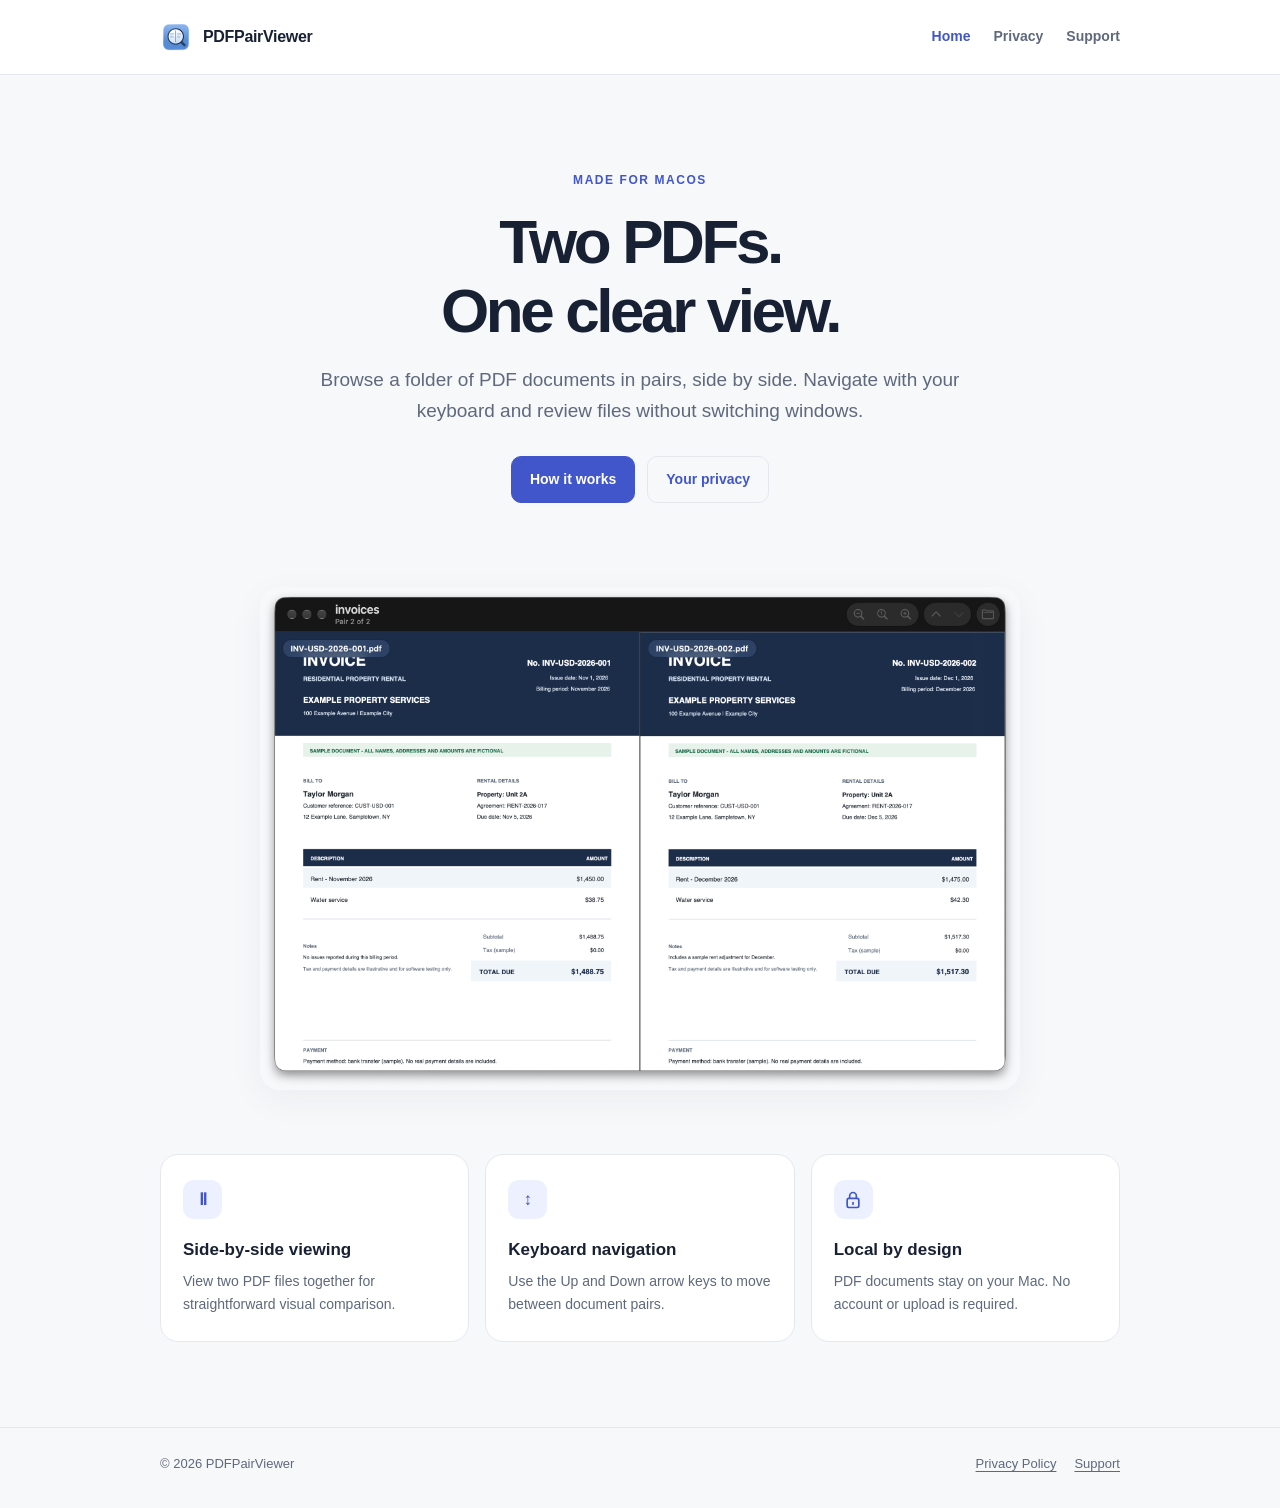
<file: index.html>
<!doctype html>
<html lang="en">
<head>
  <meta charset="utf-8">
  <meta name="viewport" content="width=device-width,initial-scale=1">
  <meta name="description" content="PDFPairViewer is a simple macOS app for viewing two PDF files side by side, one pair at a time.">
  <title>PDFPairViewer — Compare PDFs side by side</title>
  <link rel="stylesheet" href="assets/styles.css">
</head>
<body>
  <header class="nav"><div class="wrap">
    <a class="brand" href="./"><img class="mark" src="assets/app-icon.png" width="32" height="32" alt="">PDFPairViewer</a>
    <nav aria-label="Main navigation"><a href="./" aria-current="page">Home</a><a href="privacy/">Privacy</a><a href="support/">Support</a></nav>
  </div></header>
  <main class="wrap">
    <section class="hero">
      <div class="eyebrow">Made for macOS</div>
      <h1>Two PDFs.<br>One clear view.</h1>
      <p class="lead">Browse a folder of PDF documents in pairs, side by side. Navigate with your keyboard and review files without switching windows.</p>
      <div class="links"><a class="button" href="support/">How it works</a><a class="button secondary" href="privacy/">Your privacy</a></div>
    </section>
    <img class="preview" src="assets/pdfpairviewer-screenshot.png" width="2336" height="1546" alt="PDFPairViewer displaying November and December sample rental invoices side by side.">
    <section class="three" aria-label="Features">
      <div class="tile"><div class="pictogram" aria-hidden="true">Ⅱ</div><h3>Side-by-side viewing</h3><p>View two PDF files together for straightforward visual comparison.</p></div>
      <div class="tile"><div class="pictogram" aria-hidden="true">↕</div><h3>Keyboard navigation</h3><p>Use the Up and Down arrow keys to move between document pairs.</p></div>
      <div class="tile"><div class="pictogram" aria-hidden="true"><svg width="20" height="20" viewBox="0 0 24 24" fill="none" stroke="currentColor" stroke-width="2" stroke-linecap="round" stroke-linejoin="round"><rect x="5" y="10" width="14" height="11" rx="2"/><path d="M8 10V7a4 4 0 0 1 8 0v3"/><path d="M12 15v2"/></svg></div><h3>Local by design</h3><p>PDF documents stay on your Mac. No account or upload is required.</p></div>
    </section>
  </main>
  <footer><div class="wrap"><span>© 2026 PDFPairViewer</span><div><a href="privacy/">Privacy Policy</a><a href="support/">Support</a></div></div></footer>
</body>
</html>
</file>
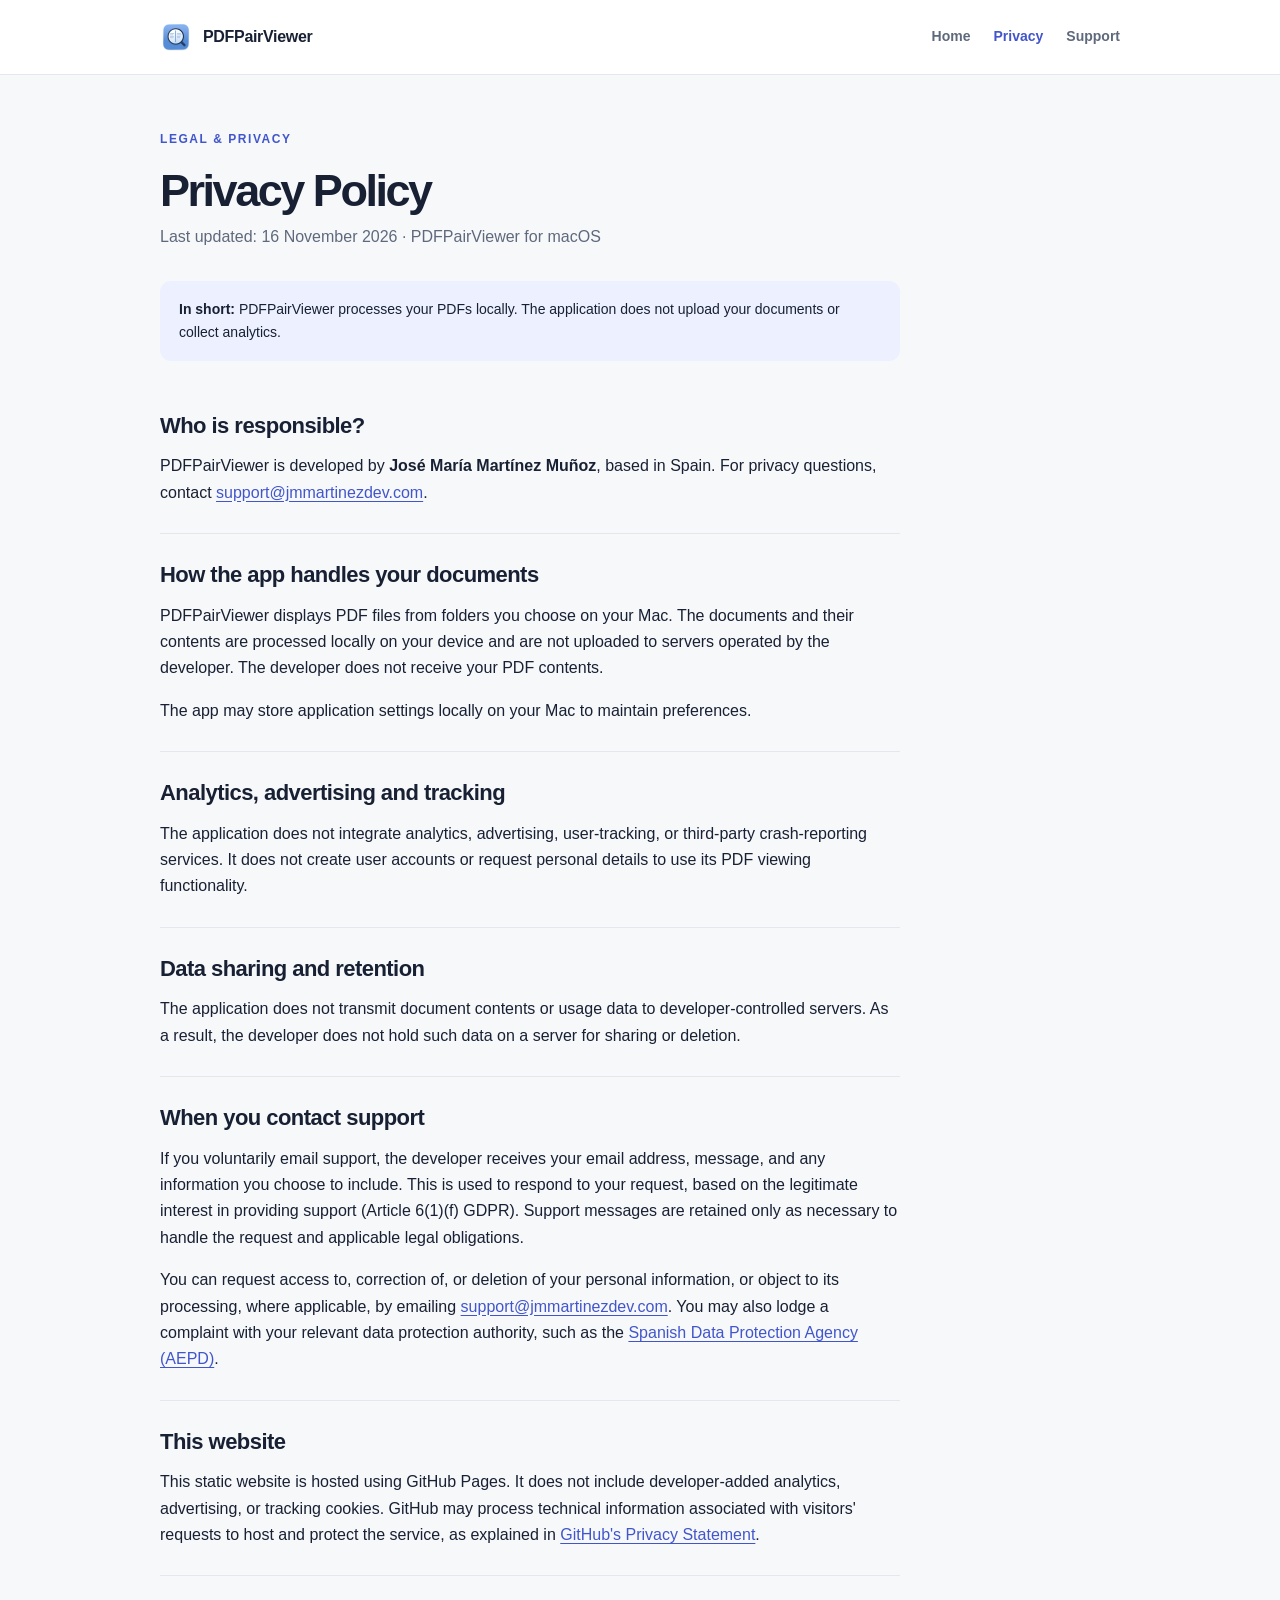
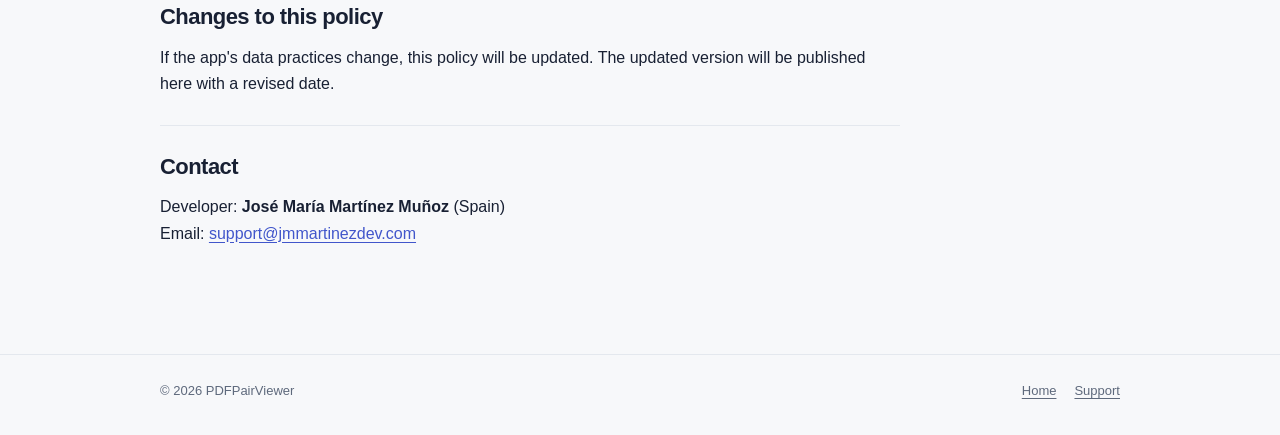
<file: privacy/index.html>
<!doctype html>
<html lang="en">
<head>
  <meta charset="utf-8">
  <meta name="viewport" content="width=device-width,initial-scale=1">
  <meta name="description" content="Privacy Policy for the PDFPairViewer macOS application.">
  <title>Privacy Policy — PDFPairViewer</title>
  <link rel="stylesheet" href="../assets/styles.css">
</head>
<body>
  <header class="nav"><div class="wrap">
    <a class="brand" href="../"><img class="mark" src="../assets/app-icon.png" width="32" height="32" alt="">PDFPairViewer</a>
    <nav aria-label="Main navigation"><a href="../">Home</a><a href="./" aria-current="page">Privacy</a><a href="../support/">Support</a></nav>
  </div></header>
  <main class="wrap page"><article class="prose">
    <div class="eyebrow">Legal &amp; privacy</div>
    <h1>Privacy Policy</h1>
    <p class="page-intro">Last updated: 16 November 2026 · PDFPairViewer for macOS</p>
    <div class="note"><strong>In short:</strong> PDFPairViewer processes your PDFs locally. The application does not upload your documents or collect analytics.</div>
    <section><h2>Who is responsible?</h2><p>PDFPairViewer is developed by <strong>José María Martínez Muñoz</strong>, based in Spain. For privacy questions, contact <a href="mailto:support@jmmartinezdev.com">support@jmmartinezdev.com</a>.</p></section>
    <section><h2>How the app handles your documents</h2><p>PDFPairViewer displays PDF files from folders you choose on your Mac. The documents and their contents are processed locally on your device and are not uploaded to servers operated by the developer. The developer does not receive your PDF contents.</p><p>The app may store application settings locally on your Mac to maintain preferences.</p></section>
    <section><h2>Analytics, advertising and tracking</h2><p>The application does not integrate analytics, advertising, user-tracking, or third-party crash-reporting services. It does not create user accounts or request personal details to use its PDF viewing functionality.</p></section>
    <section><h2>Data sharing and retention</h2><p>The application does not transmit document contents or usage data to developer-controlled servers. As a result, the developer does not hold such data on a server for sharing or deletion.</p></section>
    <section><h2>When you contact support</h2><p>If you voluntarily email support, the developer receives your email address, message, and any information you choose to include. This is used to respond to your request, based on the legitimate interest in providing support (Article 6(1)(f) GDPR). Support messages are retained only as necessary to handle the request and applicable legal obligations.</p><p>You can request access to, correction of, or deletion of your personal information, or object to its processing, where applicable, by emailing <a href="mailto:support@jmmartinezdev.com">support@jmmartinezdev.com</a>. You may also lodge a complaint with your relevant data protection authority, such as the <a href="https://www.aepd.es/en" rel="noopener noreferrer">Spanish Data Protection Agency (AEPD)</a>.</p></section>
    <section><h2>This website</h2><p>This static website is hosted using GitHub Pages. It does not include developer-added analytics, advertising, or tracking cookies. GitHub may process technical information associated with visitors' requests to host and protect the service, as explained in <a href="https://docs.github.com/en/site-policy/privacy-policies/github-general-privacy-statement" rel="noopener noreferrer">GitHub's Privacy Statement</a>.</p></section>
    <section><h2>Changes to this policy</h2><p>If the app's data practices change, this policy will be updated. The updated version will be published here with a revised date.</p></section>
    <section><h2>Contact</h2><p>Developer: <strong>José María Martínez Muñoz</strong> (Spain)<br>Email: <a href="mailto:support@jmmartinezdev.com">support@jmmartinezdev.com</a></p></section>
  </article></main>
  <footer><div class="wrap"><span>© 2026 PDFPairViewer</span><div><a href="../">Home</a><a href="../support/">Support</a></div></div></footer>
</body>
</html>
</file>
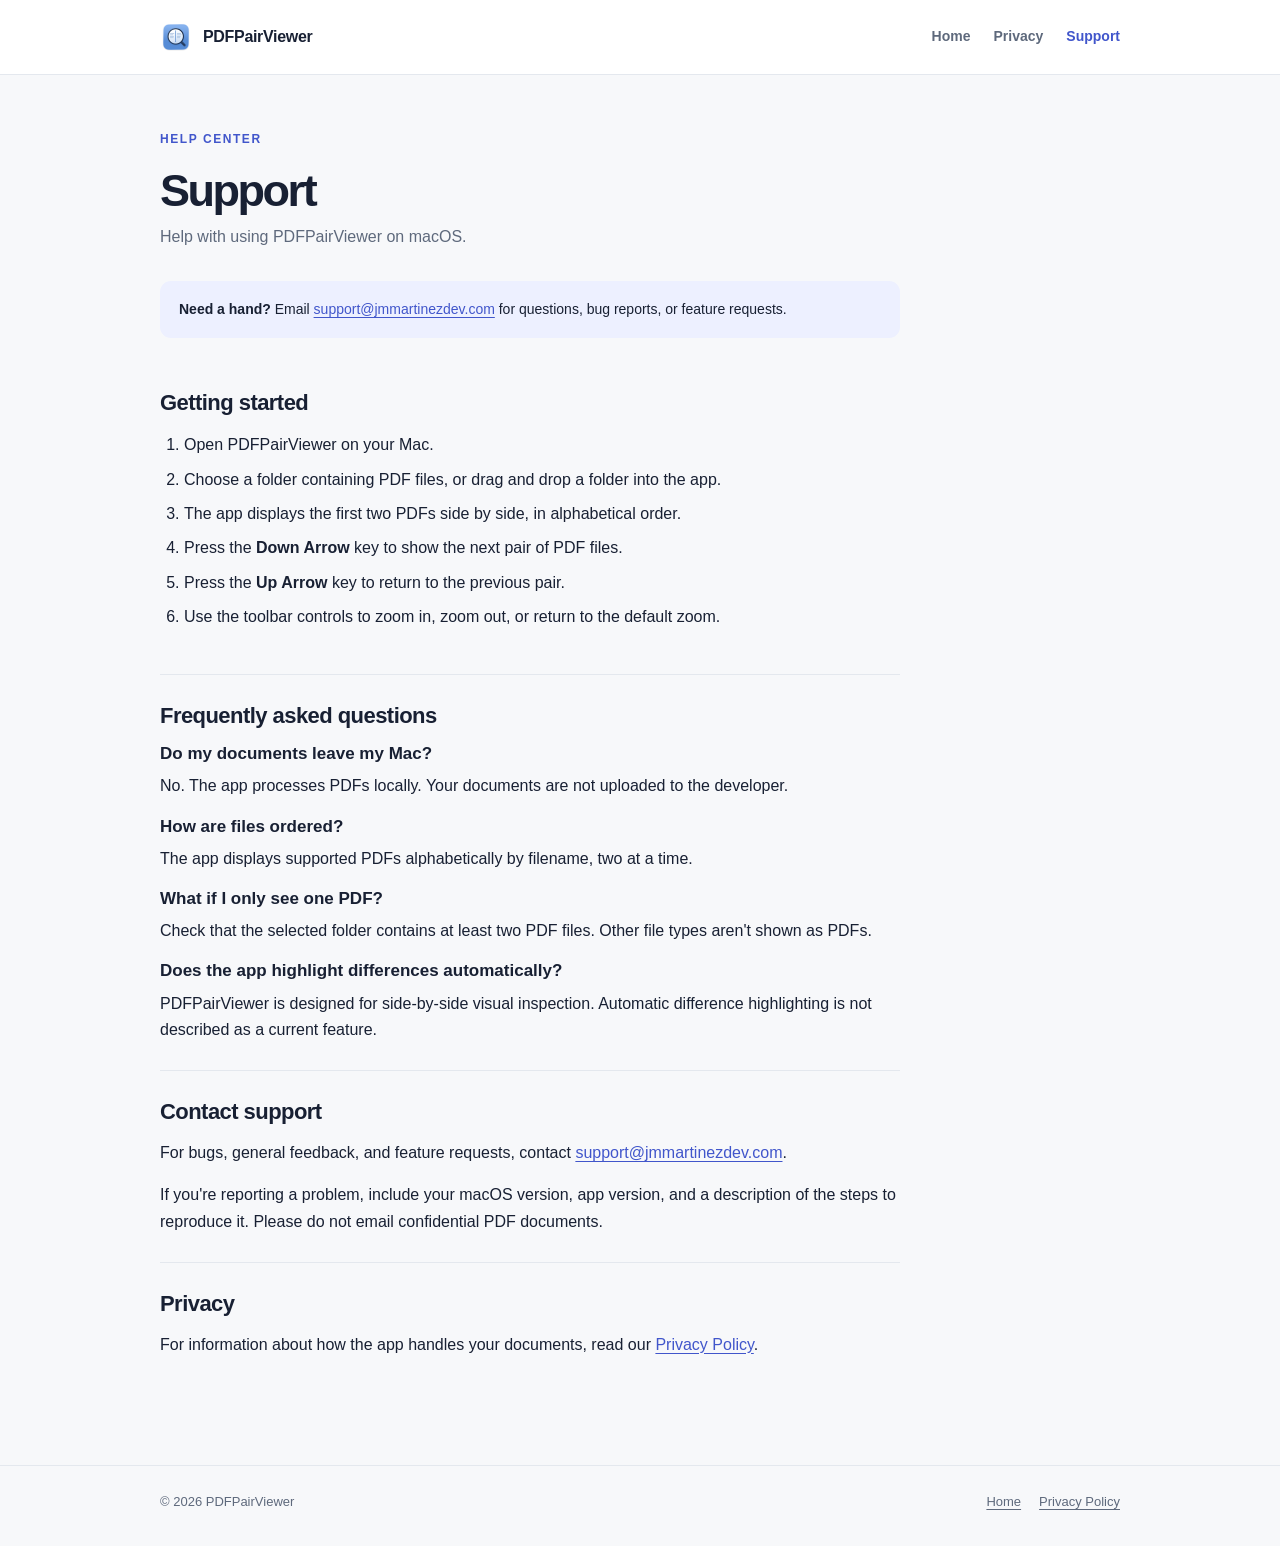
<file: support/index.html>
<!doctype html>
<html lang="en">
<head>
  <meta charset="utf-8">
  <meta name="viewport" content="width=device-width,initial-scale=1">
  <meta name="description" content="PDFPairViewer support, getting started guide, and contact details.">
  <title>Support — PDFPairViewer</title>
  <link rel="stylesheet" href="../assets/styles.css">
</head>
<body>
  <header class="nav"><div class="wrap">
    <a class="brand" href="../"><img class="mark" src="../assets/app-icon.png" width="32" height="32" alt="">PDFPairViewer</a>
    <nav aria-label="Main navigation"><a href="../">Home</a><a href="../privacy/">Privacy</a><a href="./" aria-current="page">Support</a></nav>
  </div></header>
  <main class="wrap page"><article class="prose">
    <div class="eyebrow">Help center</div>
    <h1>Support</h1>
    <p class="page-intro">Help with using PDFPairViewer on macOS.</p>
    <div class="note"><strong>Need a hand?</strong> Email <a href="mailto:support@jmmartinezdev.com">support@jmmartinezdev.com</a> for questions, bug reports, or feature requests.</div>
    <section><h2>Getting started</h2><ol>
      <li>Open PDFPairViewer on your Mac.</li>
      <li>Choose a folder containing PDF files, or drag and drop a folder into the app.</li>
      <li>The app displays the first two PDFs side by side, in alphabetical order.</li>
      <li>Press the <strong>Down Arrow</strong> key to show the next pair of PDF files.</li>
      <li>Press the <strong>Up Arrow</strong> key to return to the previous pair.</li>
      <li>Use the toolbar controls to zoom in, zoom out, or return to the default zoom.</li>
    </ol></section>
    <section><h2>Frequently asked questions</h2>
      <h3>Do my documents leave my Mac?</h3><p>No. The app processes PDFs locally. Your documents are not uploaded to the developer.</p>
      <h3>How are files ordered?</h3><p>The app displays supported PDFs alphabetically by filename, two at a time.</p>
      <h3>What if I only see one PDF?</h3><p>Check that the selected folder contains at least two PDF files. Other file types aren't shown as PDFs.</p>
      <h3>Does the app highlight differences automatically?</h3><p>PDFPairViewer is designed for side-by-side visual inspection. Automatic difference highlighting is not described as a current feature.</p>
    </section>
    <section><h2>Contact support</h2><p>For bugs, general feedback, and feature requests, contact <a href="mailto:support@jmmartinezdev.com">support@jmmartinezdev.com</a>.</p><p>If you're reporting a problem, include your macOS version, app version, and a description of the steps to reproduce it. Please do not email confidential PDF documents.</p></section>
    <section><h2>Privacy</h2><p>For information about how the app handles your documents, read our <a href="../privacy/">Privacy Policy</a>.</p></section>
  </article></main>
  <footer><div class="wrap"><span>© 2026 PDFPairViewer</span><div><a href="../">Home</a><a href="../privacy/">Privacy Policy</a></div></div></footer>
</body>
</html>
</file>
<file: assets/styles.css>
:root {
  color-scheme: light dark;
  --bg: #f7f8fa;
  --surface: #fff;
  --text: #182033;
  --muted: #5e697c;
  --line: #e4e8ee;
  --accent: #4156cb;
  --accent2: #edf0ff;
  --radius: 18px;
  --shadow: 0 10px 35px rgba(24,32,51,.05);
}
* { box-sizing: border-box; }
html { scroll-behavior: smooth; }
body { margin: 0; background: var(--bg); color: var(--text); font: 16px/1.65 -apple-system, BlinkMacSystemFont, "Segoe UI", sans-serif; }
a { color: var(--accent); text-underline-offset: 3px; }
a:hover { text-decoration-thickness: 2px; }
a:focus-visible { outline: 3px solid var(--accent); outline-offset: 3px; border-radius: 4px; }
.wrap { width: min(100% - 40px, 960px); margin-inline: auto; }
.nav { border-bottom: 1px solid var(--line); background: var(--surface); }
.nav .wrap { min-height: 74px; display: flex; align-items: center; justify-content: space-between; gap: 16px; }
.brand { display: inline-flex; align-items: center; gap: 11px; text-decoration: none; font-size: 16px; font-weight: 750; color: var(--text); letter-spacing: -.02em; }
.mark { display: block; width: 32px; height: 32px; flex-shrink: 0; object-fit: contain; }
nav[aria-label] { display: flex; flex-wrap: wrap; align-items: center; gap: 23px; }
nav[aria-label] a { color: var(--muted); text-decoration: none; font-size: 14px; font-weight: 600; }
nav[aria-label] a[aria-current="page"], nav[aria-label] a:hover { color: var(--accent); }
.hero { padding: 96px 0 84px; text-align: center; }
.eyebrow { color: var(--accent); text-transform: uppercase; letter-spacing: .13em; font-size: 12px; font-weight: 750; }
h1 { font-size: clamp(36px, 6vw, 62px); letter-spacing: -.055em; line-height: 1.12; margin: 16px 0 18px; font-weight: 780; }
h2 { font-size: 22px; letter-spacing: -.025em; line-height: 1.25; margin: 0 0 14px; }
h3 { font-size: 17px; line-height: 1.3; margin: 0 0 8px; }
p { margin: 0 0 16px; }
.lead { color: var(--muted); font-size: 19px; max-width: 650px; margin-inline: auto; }
.links { display: flex; justify-content: center; gap: 12px; flex-wrap: wrap; margin-top: 30px; }
.button { display: inline-block; padding: 11px 18px; border: 1px solid var(--accent); background: var(--accent); color: white; border-radius: 10px; font-size: 14px; font-weight: 700; text-decoration: none; }
.button.secondary { color: var(--accent); background: transparent; border-color: var(--line); }
.button:hover { filter: brightness(.95); }
.preview { display: block; width: 100%; max-width: 760px; height: auto; border-radius: 20px; box-shadow: var(--shadow); margin: 0 auto 64px; }
.three { display: grid; grid-template-columns: repeat(3, 1fr); gap: 16px; margin-bottom: 85px; }
.tile { border: 1px solid var(--line); background: var(--surface); border-radius: var(--radius); padding: 25px 22px; }
.tile p { color: var(--muted); margin: 0; font-size: 14px; }
.pictogram { display: inline-grid; place-items: center; width: 39px; height: 39px; border-radius: 11px; margin-bottom: 20px; background: var(--accent2); color: var(--accent); font-weight: bold; font-size: 17px; }
.page { padding: 55px 0 80px; }
.page h1 { font-size: clamp(32px, 5vw, 45px); margin-bottom: 8px; }
.page-intro { color: var(--muted); font-size: 16px; margin-bottom: 30px; }
.prose { max-width: 740px; }
.prose section { padding: 27px 0; border-bottom: 1px solid var(--line); }
.prose section:last-child { border-bottom: none; }
.prose ul, .prose ol { padding-left: 24px; }
.prose li { margin: 8px 0; }
.prose p:last-child { margin-bottom: 0; }
.note { background: var(--accent2); border-radius: 11px; padding: 17px 19px; margin: 24px 0; font-size: 14px; }
footer { border-top: 1px solid var(--line); padding: 25px 0 34px; color: var(--muted); font-size: 13px; }
footer .wrap { display: flex; justify-content: space-between; gap: 14px; flex-wrap: wrap; }
footer a { color: var(--muted); margin-left: 18px; }
@media (prefers-color-scheme: dark) {
  :root { --bg: #121622; --surface: #1a2130; --text: #edf1ff; --muted: #afb9cd; --line: #30394a; --accent: #a5b2ff; --accent2: #2a335a; --shadow: 0 10px 35px rgba(0,0,0,.1); }
  .button { background: #7486f0; border-color: #7486f0; color: #101525; }
  .button.secondary { color: var(--accent); }
}
@media (max-width: 700px) {
  .nav .wrap { padding-block: 15px; flex-wrap: wrap; }
  .hero { padding: 62px 0 54px; }
  .three { grid-template-columns: 1fr; margin-bottom: 55px; }
  .page { padding-top: 35px; }
}
@media (prefers-reduced-motion: reduce) { html { scroll-behavior: auto; } }
</file>
